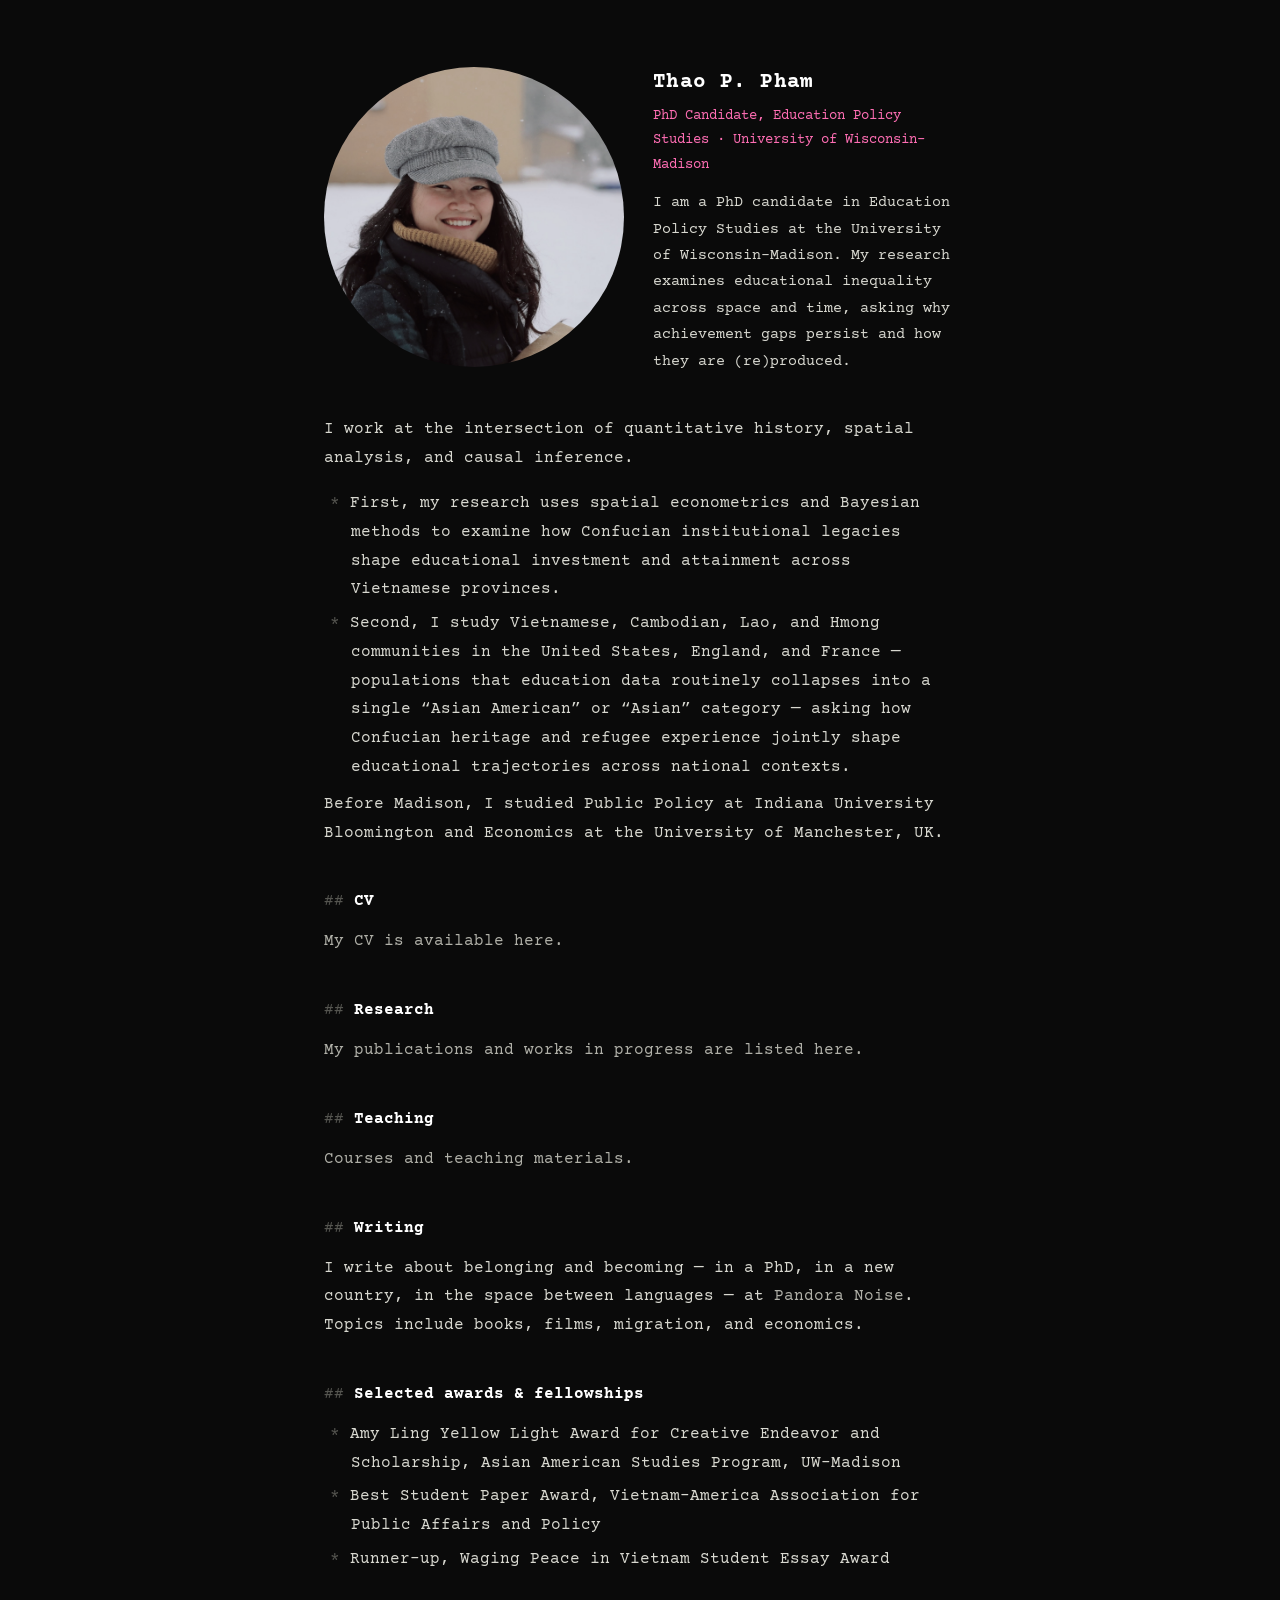
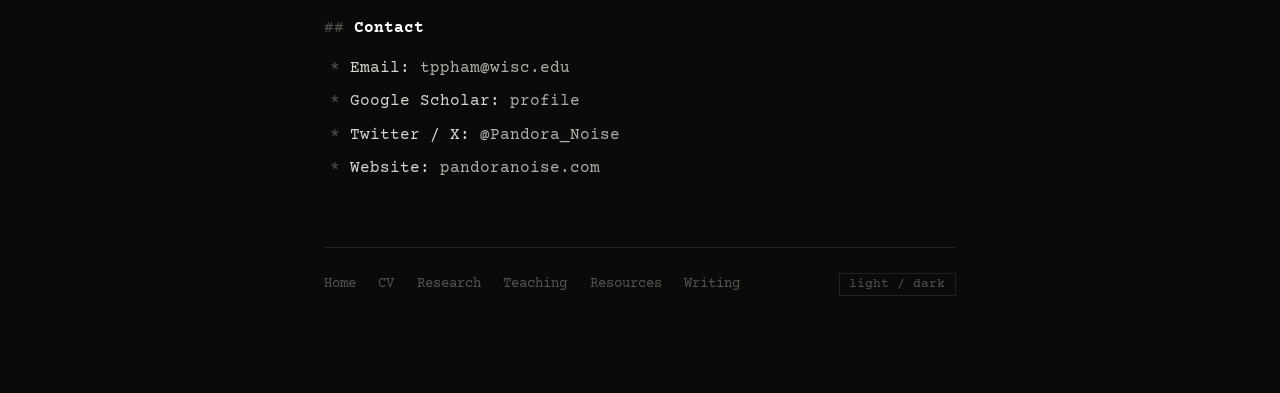
<file: index.html>
<!DOCTYPE html>
<html lang="en">
<head>
  <meta charset="UTF-8" />
  <meta name="viewport" content="width=device-width, initial-scale=1.0" />
  <title>Thao P. Pham</title>
  <link rel="preconnect" href="https://fonts.googleapis.com" />
  <link rel="preconnect" href="https://fonts.gstatic.com" crossorigin />
  <link rel="stylesheet" href="style.css" />
</head>
<body>

<div class="header-row">
  <img src="photo.jpg" alt="Thao P. Pham" class="header-photo" />
  <div class="header-text">
    <h1>Thao P. Pham</h1>
    <p class="title-line">PhD Candidate, Education Policy Studies &middot; University of Wisconsin&ndash;Madison</p>
    <p class="intro">
      I am a PhD candidate in Education Policy Studies at the University of Wisconsin&ndash;Madison. My research examines educational inequality across space and time, asking why achievement gaps persist and how they are (re)produced.
    </p>
  </div>
</div>

<p>I work at the intersection of quantitative history, spatial analysis, and causal inference.</p>
<ul>
  <li>First, my research uses spatial econometrics and Bayesian methods to examine how Confucian institutional legacies shape educational investment and attainment across Vietnamese provinces.</li>
  <li>Second, I study Vietnamese, Cambodian, Lao, and Hmong communities in the United States, England, and France &mdash; populations that education data routinely collapses into a single &ldquo;Asian American&rdquo; or &ldquo;Asian&rdquo; category &mdash; asking how Confucian heritage and refugee experience jointly shape educational trajectories across national contexts.</li>
</ul>
<p>
  Before Madison, I studied Public Policy at Indiana University Bloomington and Economics at the
  University of Manchester, UK.
</p>

<h3>CV</h3>
<p><a href="cv.pdf">My CV is available here.</a></p>

<h3>Research</h3>
<p><a href="research.html">My publications and works in progress are listed here.</a></p>

<h3>Teaching</h3>
<p><a href="teaching.html">Courses and teaching materials.</a></p>

<h3>Writing</h3>
<p>
  I write about belonging and becoming &mdash; in a PhD, in a new country, in the space between
  languages &mdash; at <a href="https://www.pandoranoise.com/the-blog" target="_blank">Pandora Noise</a>.
  Topics include books, films, migration, and economics.
</p>

<h3> Selected awards &amp; fellowships</h3>
<ul>
  <li>Amy Ling Yellow Light Award for Creative Endeavor and Scholarship, Asian American Studies Program, UW&ndash;Madison</li>
  <li>Best Student Paper Award, Vietnam-America Association for Public Affairs and Policy</li>
  <li>Runner-up, Waging Peace in Vietnam Student Essay Award</li>
</ul>

<h3>Contact</h3>
<ul>
  <li>Email: <a href="mailto:tppham@wisc.edu">tppham@wisc.edu</a></li>
  <li>Google Scholar: <a href="https://scholar.google.com/citations?hl=vi&user=BHTfbCAAAAAJ" target="_blank">profile</a></li>
  <li>Twitter / X: <a href="https://x.com/Pandora_Noise" target="_blank">@Pandora_Noise</a></li>
  <li>Website: <a href="https://www.pandoranoise.com/" target="_blank">pandoranoise.com</a></li>
</ul>

<nav class="site-nav">
  <a href="index.html">Home</a>
  <a href="cv.pdf">CV</a>
  <a href="research.html">Research</a>
  <a href="teaching.html">Teaching</a>
  <a href="resources.html">Resources</a>
  <a href="blog.html">Writing</a>
  <button class="theme-toggle" onclick="toggleTheme()">light / dark</button>
</nav>

<script>
  (function(){ if(localStorage.getItem("theme")==="light") document.body.classList.add("light"); })();
  function toggleTheme(){ document.body.classList.toggle("light"); localStorage.setItem("theme", document.body.classList.contains("light")?"light":"dark"); }
</script>
</body>
</html>
</file>
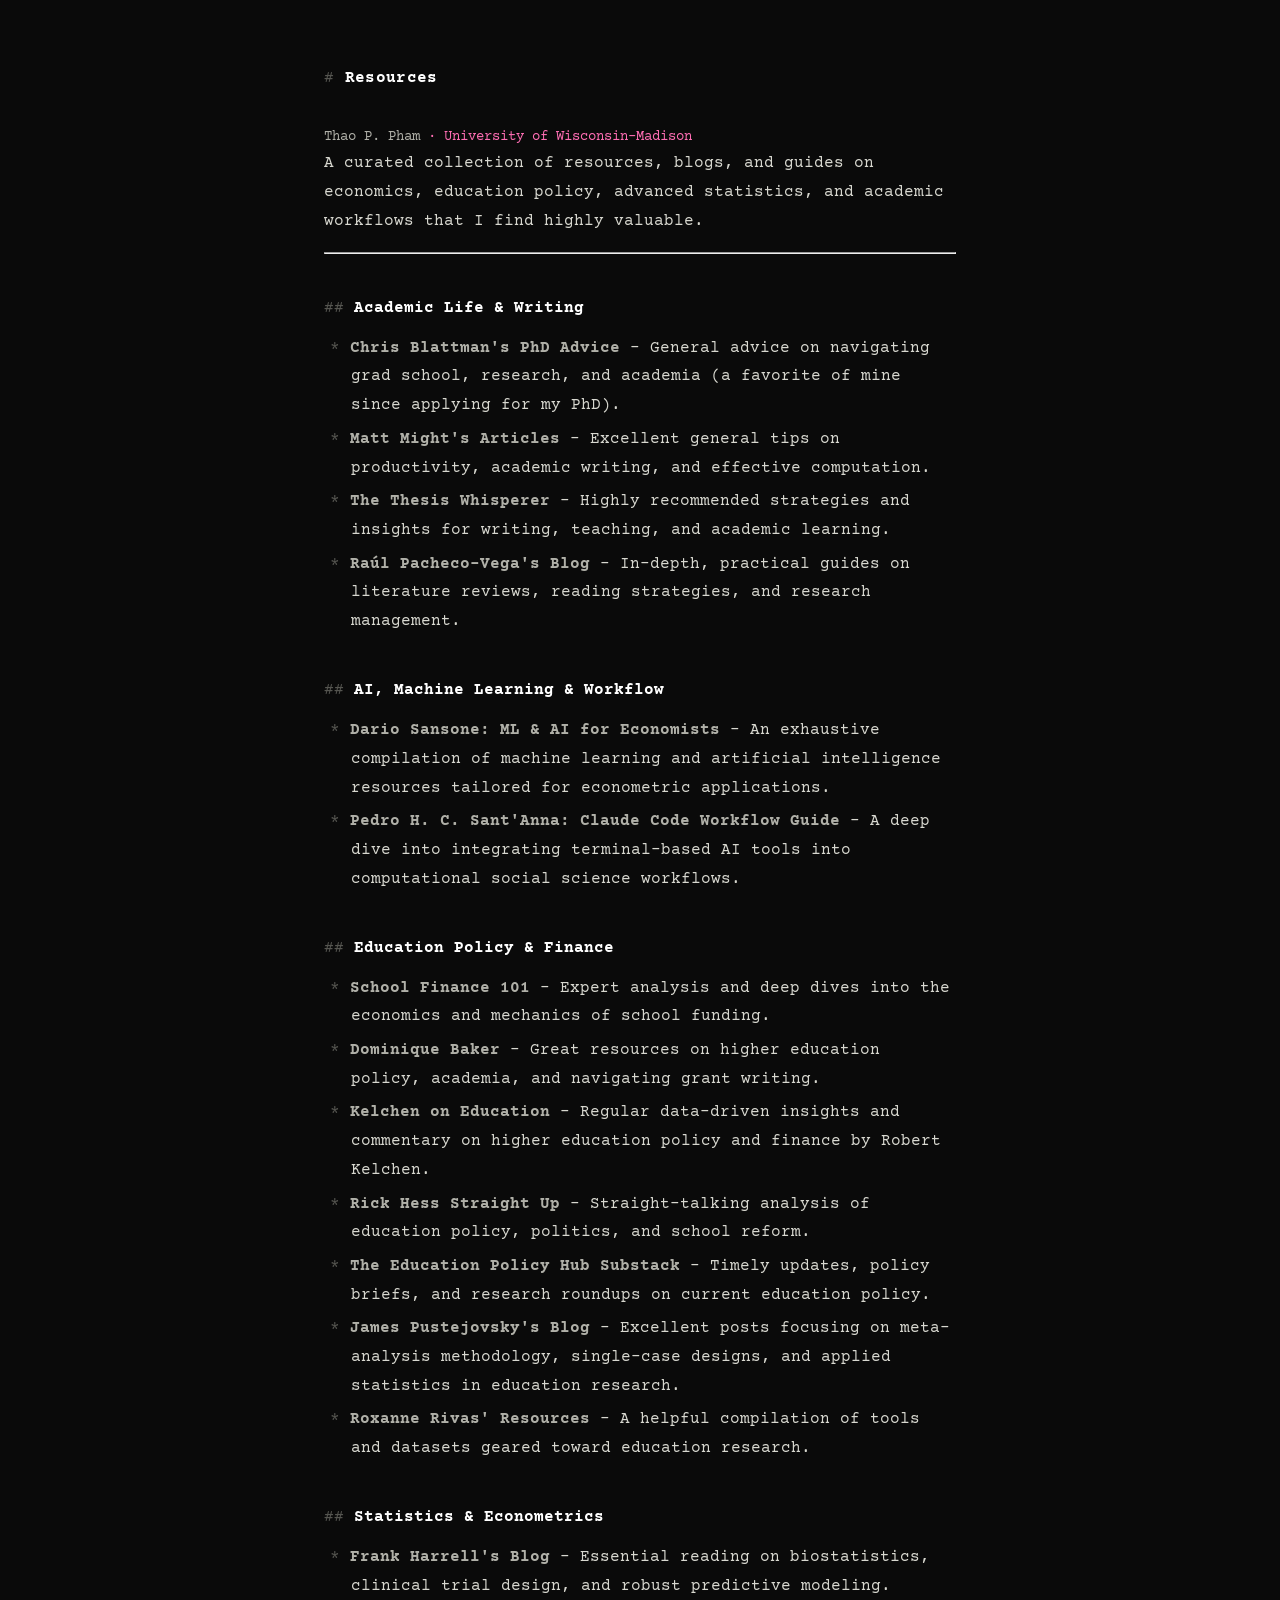
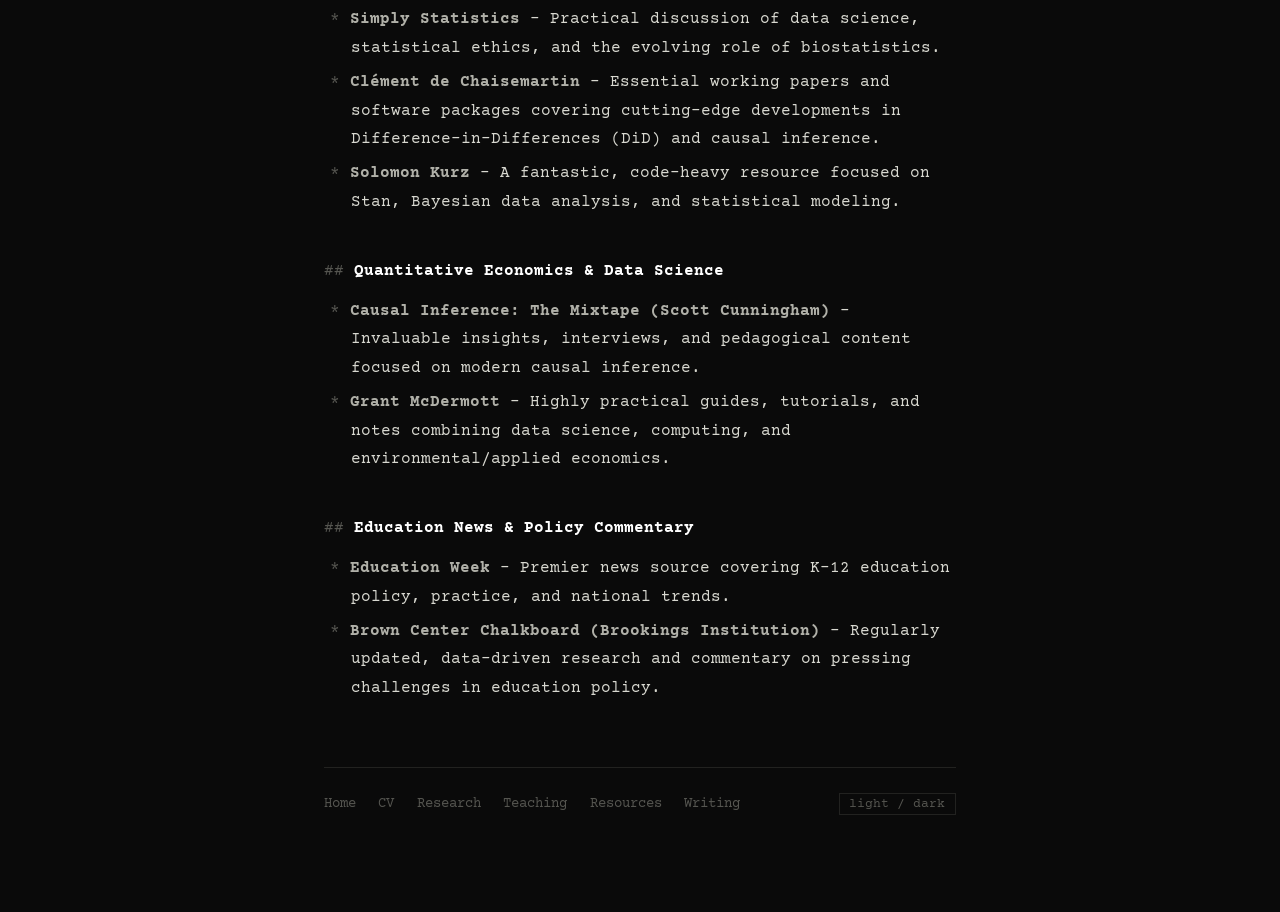
<file: resources.html>
<!DOCTYPE html>
<html lang="en">
<head>
  <meta charset="UTF-8" />
  <meta name="viewport" content="width=device-width, initial-scale=1.0" />
  <title>Resources &mdash; Thao P. Pham</title>
  <link rel="preconnect" href="https://fonts.googleapis.com" />
  <link rel="preconnect" href="https://fonts.gstatic.com" crossorigin />
  <link rel="stylesheet" href="style.css" />
</head>
<body>

<h1 class="page-title">Resources</h1>
<p class="title-line"><a href="index.html">Thao P. Pham</a> &middot; University of Wisconsin&ndash;Madison</p>

<p>A curated collection of resources, blogs, and guides on economics, education policy, advanced statistics, and academic workflows that I find highly valuable.</p>

<hr />

<h3>Academic Life &amp; Writing</h3>
<ul>
  <li><strong><a href="https://chrisblattman.com/phd-advice/">Chris Blattman's PhD Advice</a></strong> – General advice on navigating grad school, research, and academia (a favorite of mine since applying for my PhD).</li>
  <li><strong><a href="https://matt.might.net/articles/">Matt Might's Articles</a></strong> – Excellent general tips on productivity, academic writing, and effective computation.</li>
  <li><strong><a href="https://thesiswhisperer.com/highly-recommended/">The Thesis Whisperer</a></strong> – Highly recommended strategies and insights for writing, teaching, and academic learning.</li>
  <li><strong><a href="https://www.raulpacheco.org/blog/">Raúl Pacheco-Vega's Blog</a></strong> – In-depth, practical guides on literature reviews, reading strategies, and research management.</li>
</ul>

<h3>AI, Machine Learning &amp; Workflow</h3>
<ul>
  <li><strong><a href="https://sites.google.com/view/dariosansone/resources/machine-learning?pli=1">Dario Sansone: ML &amp; AI for Economists</a></strong> – An exhaustive compilation of machine learning and artificial intelligence resources tailored for econometric applications.</li>
  <li><strong><a href="https://psantanna.com/claude-code-my-workflow/workflow-guide.html#sec-appendix">Pedro H. C. Sant'Anna: Claude Code Workflow Guide</a></strong> – A deep dive into integrating terminal-based AI tools into computational social science workflows.</li>
</ul>

<h3>Education Policy &amp; Finance</h3>
<ul>
  <li><strong><a href="https://schoolfinance101.com/blog/">School Finance 101</a></strong> – Expert analysis and deep dives into the economics and mechanics of school funding.</li>
  <li><strong><a href="https://www.dominiquebaker.com/resources">Dominique Baker</a></strong> – Great resources on higher education policy, academia, and navigating grant writing.</li>
  <li><strong><a href="https://robertkelchen.com/kelchen-on-education/">Kelchen on Education</a></strong> – Regular data-driven insights and commentary on higher education policy and finance by Robert Kelchen.</li>
  <li><strong><a href="https://www.edweek.org/blogs/rick-hess-straight-up">Rick Hess Straight Up</a></strong> – Straight-talking analysis of education policy, politics, and school reform.</li>
  <li><strong><a href="https://edpolicyhub.substack.com/">The Education Policy Hub Substack</a></strong> – Timely updates, policy briefs, and research roundups on current education policy.</li>
  <li><strong><a href="https://jepusto.com/posts">James Pustejovsky's Blog</a></strong> – Excellent posts focusing on meta-analysis methodology, single-case designs, and applied statistics in education research.</li>
  <li><strong><a href="https://rgriva.github.io/resources">Roxanne Rivas' Resources</a></strong> – A helpful compilation of tools and datasets geared toward education research.</li>
</ul>

<h3>Statistics &amp; Econometrics</h3>
<ul>
  <li><strong><a href="https://www.fharrell.com/">Frank Harrell's Blog</a></strong> – Essential reading on biostatistics, clinical trial design, and robust predictive modeling.</li>
  <li><strong><a href="https://simplystatistics.org/">Simply Statistics</a></strong> – Practical discussion of data science, statistical ethics, and the evolving role of biostatistics.</li>
  <li><strong><a href="https://sites.google.com/site/clementdechaisemartin/">Clément de Chaisemartin</a></strong> – Essential working papers and software packages covering cutting-edge developments in Difference-in-Differences (DiD) and causal inference.</li>
  <li><strong><a href="https://solomonkurz.netlify.app/blog/">Solomon Kurz</a></strong> – A fantastic, code-heavy resource focused on Stan, Bayesian data analysis, and statistical modeling.</li>
</ul>

<h3>Quantitative Economics &amp; Data Science</h3>
<ul>
  <li><strong><a href="https://causalinf.substack.com/">Causal Inference: The Mixtape (Scott Cunningham)</a></strong> – Invaluable insights, interviews, and pedagogical content focused on modern causal inference.</li>
  <li><strong><a href="https://grantmcdermott.com/posts/#category=data%20science">Grant McDermott</a></strong> – Highly practical guides, tutorials, and notes combining data science, computing, and environmental/applied economics.</li>
</ul>

<h3>Education News &amp; Policy Commentary</h3>
<ul>
  <li><strong><a href="https://www.edweek.org/">Education Week</a></strong> – Premier news source covering K-12 education policy, practice, and national trends.</li>
  <li><strong><a href="https://www.brookings.edu/tags/brown-center-chalkboard/">Brown Center Chalkboard (Brookings Institution)</a></strong> – Regularly updated, data-driven research and commentary on pressing challenges in education policy.</li>
</ul>

<nav class="site-nav">
  <a href="index.html">Home</a>
  <a href="cv.pdf">CV</a>
  <a href="research.html">Research</a>
  <a href="teaching.html">Teaching</a>
  <a href="resources.html">Resources</a>
  <a href="blog.html">Writing</a>
  <button class="theme-toggle" onclick="toggleTheme()">light / dark</button>
</nav>

<script>
  (function(){ if(localStorage.getItem("theme")==="light") document.body.classList.add("light"); })();
  function toggleTheme(){ document.body.classList.toggle("light"); localStorage.setItem("theme", document.body.classList.contains("light")?"light":"dark"); }
</script>
</body>
</html>
</file>
<file: style.css>
@import url('https://fonts.googleapis.com/css2?family=Courier+Prime:ital,wght@0,400;0,700;1,400&display=swap');

/* ── colour tokens ── */
:root {
  --bg:    #0a0a0a;
  --fg:    #d8d8d0;
  --h:     #ffffff;
  --muted: #555550;
  --link:  #b0b0a8;
  --hover: #ffffff;
  --border:#222220;
}

body.light {
  --bg:    #f4f0e6;
  --fg:    #2a2a26;
  --h:     #000000;
  --muted: #888880;
  --link:  #3a3a36;
  --hover: #000000;
  --border:#d4d0c4;
}

/* ── base ── */
*, *::before, *::after { box-sizing: border-box; margin: 0; padding: 0; }

body {
  background: var(--bg);
  color: var(--fg);
  font-family: 'Courier Prime', 'Courier New', monospace;
  font-size: 16px;
  line-height: 1.8;
  padding: 4rem 1.5rem 6rem;
  max-width: 680px;
  margin: 0 auto;
  transition: background 0.3s, color 0.3s;
}

a {
  color: var(--link);
  text-decoration: none;
}
a:hover {
  color: var(--hover);
  text-decoration: underline;
}

/* ── header with photo ── */
.header-row {
  display: flex;
  align-items: flex-start;
  gap: 1.8rem;
  margin-bottom: 2.5rem;
}

.header-photo {
  flex-shrink: 0;
  width: 300px;
  height: 300px;
  border-radius: 50%;
  object-fit: cover;
  object-position: center 35%;
  margin-top: 0.2rem;
  filter: grayscale(30%);
}

.header-text { flex: 1; }

/* ── name ── */
h1 {
  font-size: 1.3rem;
  font-weight: 700;
  color: var(--h);
  margin-bottom: 0.15rem;
  letter-spacing: 0.02em;
}

.title-line {
  font-size: 0.85rem;
  color: #ff6eb4;
  margin-bottom: 0;
}

.intro {
  margin-top: 0.8rem;
  margin-bottom: 0;
  font-size: 0.92rem;
}

/* ── section headings ── */
h3 {
  font-size: 1rem;
  font-weight: 700;
  color: var(--h);
  margin: 2.5rem 0 0.7rem;
}

h3::before {
  content: '## ';
  color: var(--muted);
  font-weight: 400;
}

/* ── page title on inner pages ── */
h1.page-title {
  font-size: 1rem;
  font-weight: 700;
  color: var(--h);
  margin-bottom: 2rem;
}

h1.page-title::before {
  content: '# ';
  color: var(--muted);
  font-weight: 400;
}

/* ── body text ── */
p { margin-bottom: 1rem; }

/* ── lists ── */
ul, ol {
  list-style: none;
  padding-left: 1.3rem;
  margin-bottom: 0.5rem;
}

li {
  margin-bottom: 0.3rem;
  padding-left: 0.4rem;
}

li::before {
  content: '* ';
  color: var(--muted);
  margin-left: -1.3rem;
}

/* ── publications ── */
.pub { margin-bottom: 1.3rem; }

.pub-award {
  font-size: 0.82rem;
  color: #b09060;
  display: block;
  margin-top: 0.2rem;
}

.pub-award::before { content: '> '; }

/* ── footer nav + toggle ── */
.site-nav {
  margin-top: 4rem;
  padding-top: 1.5rem;
  border-top: 1px solid var(--border);
  font-size: 0.85rem;
  display: flex;
  flex-wrap: wrap;
  align-items: center;
  gap: 0.4rem 1.4rem;
}

.site-nav a { color: var(--muted); }
.site-nav a:hover { color: var(--hover); text-decoration: none; }

.theme-toggle {
  margin-left: auto;
  background: none;
  border: 1px solid var(--border);
  color: var(--muted);
  font-family: inherit;
  font-size: 0.82rem;
  padding: 0.2rem 0.6rem;
  cursor: pointer;
  transition: color 0.2s, border-color 0.2s;
}

.theme-toggle:hover {
  color: var(--hover);
  border-color: var(--hover);
}

/* ── responsive ── */
@media (max-width: 500px) {
  .header-row { flex-direction: column; gap: 1rem; }
  .header-photo { width: 80px; height: 80px; }
  .theme-toggle { margin-left: 0; }
}
</file>
